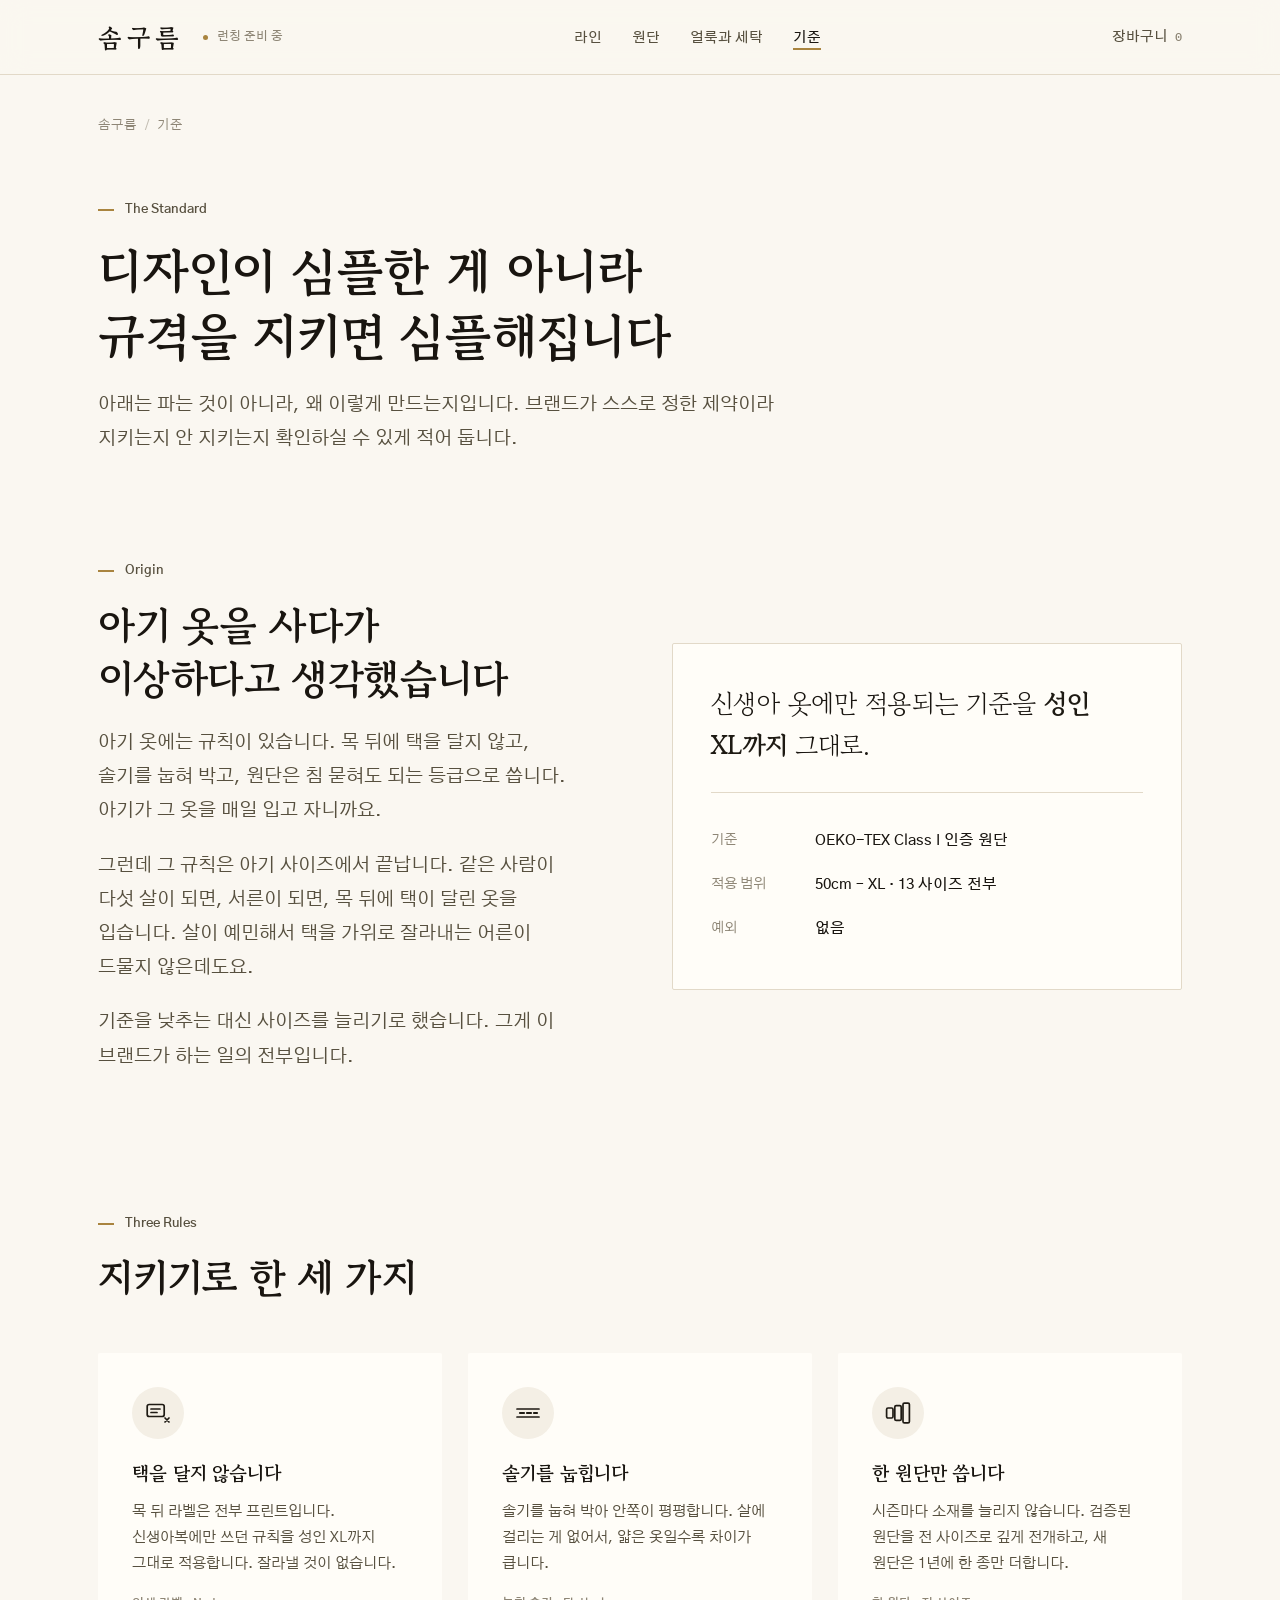
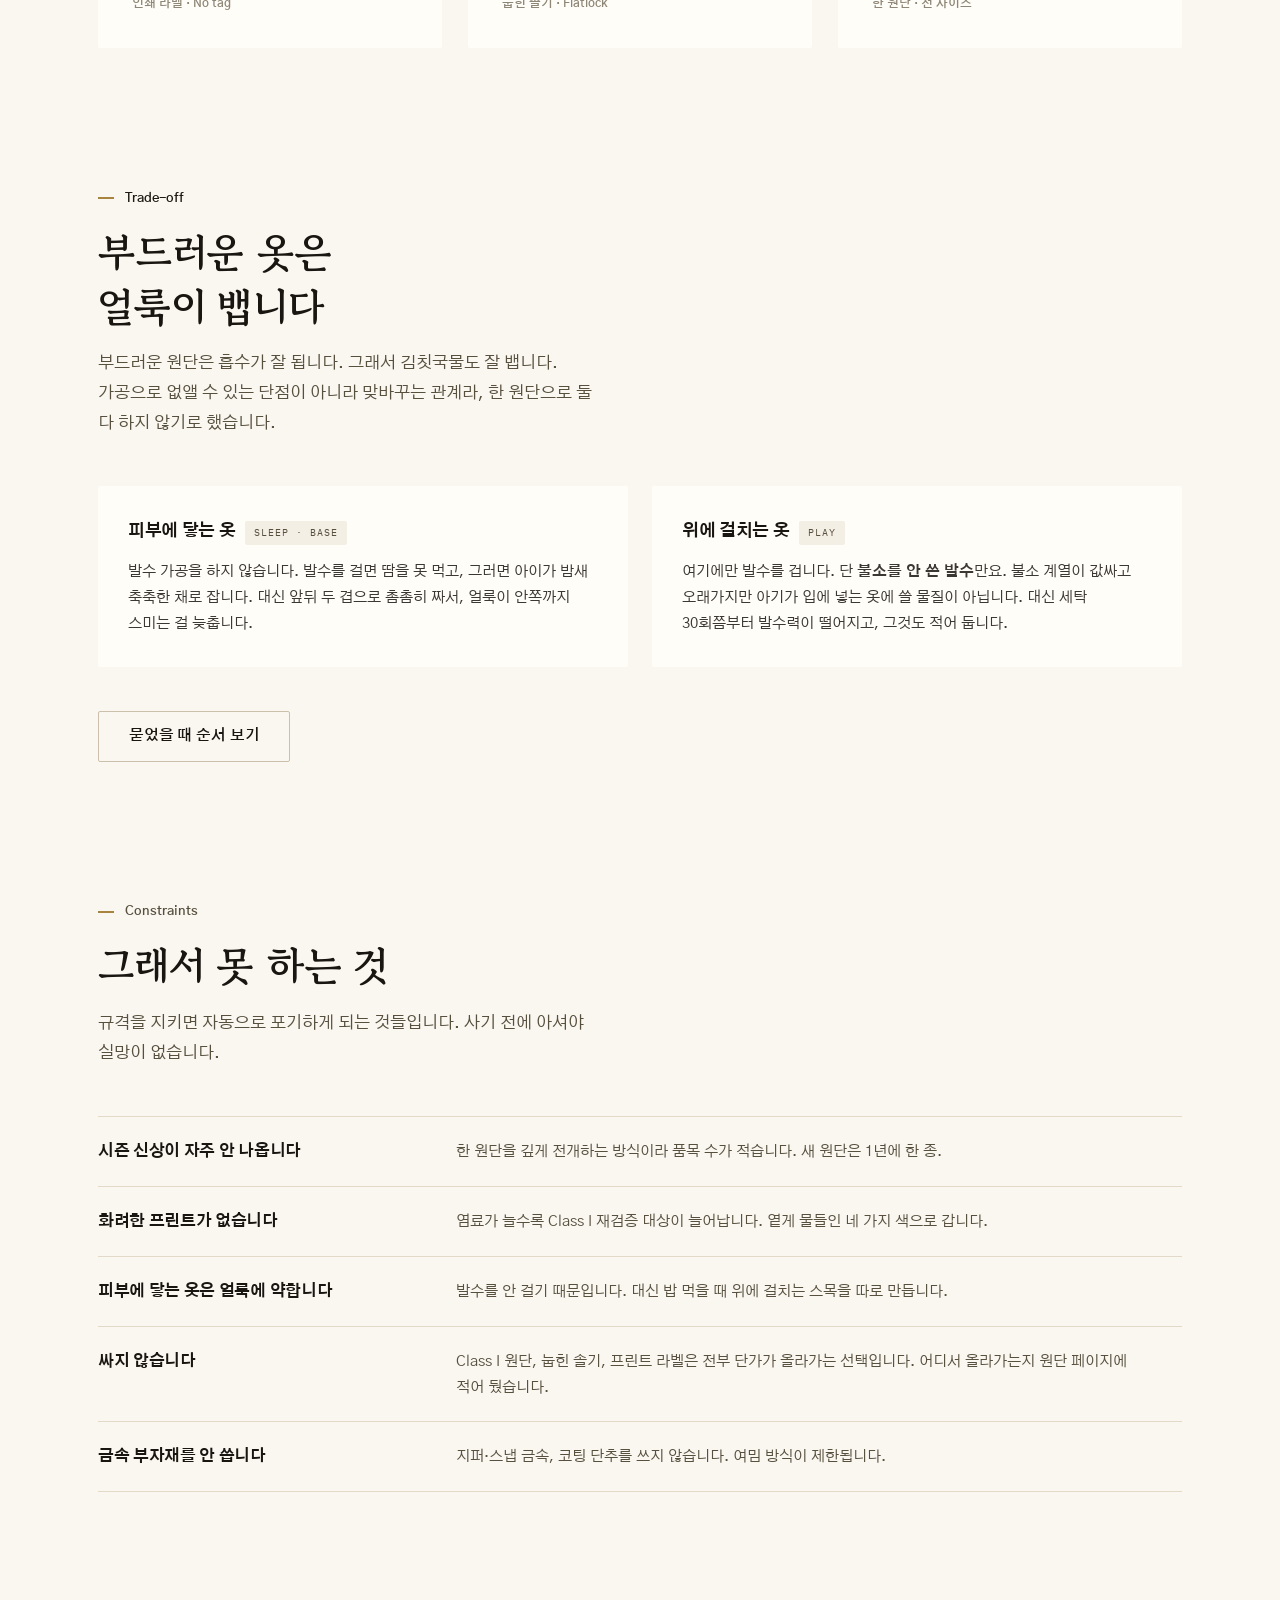
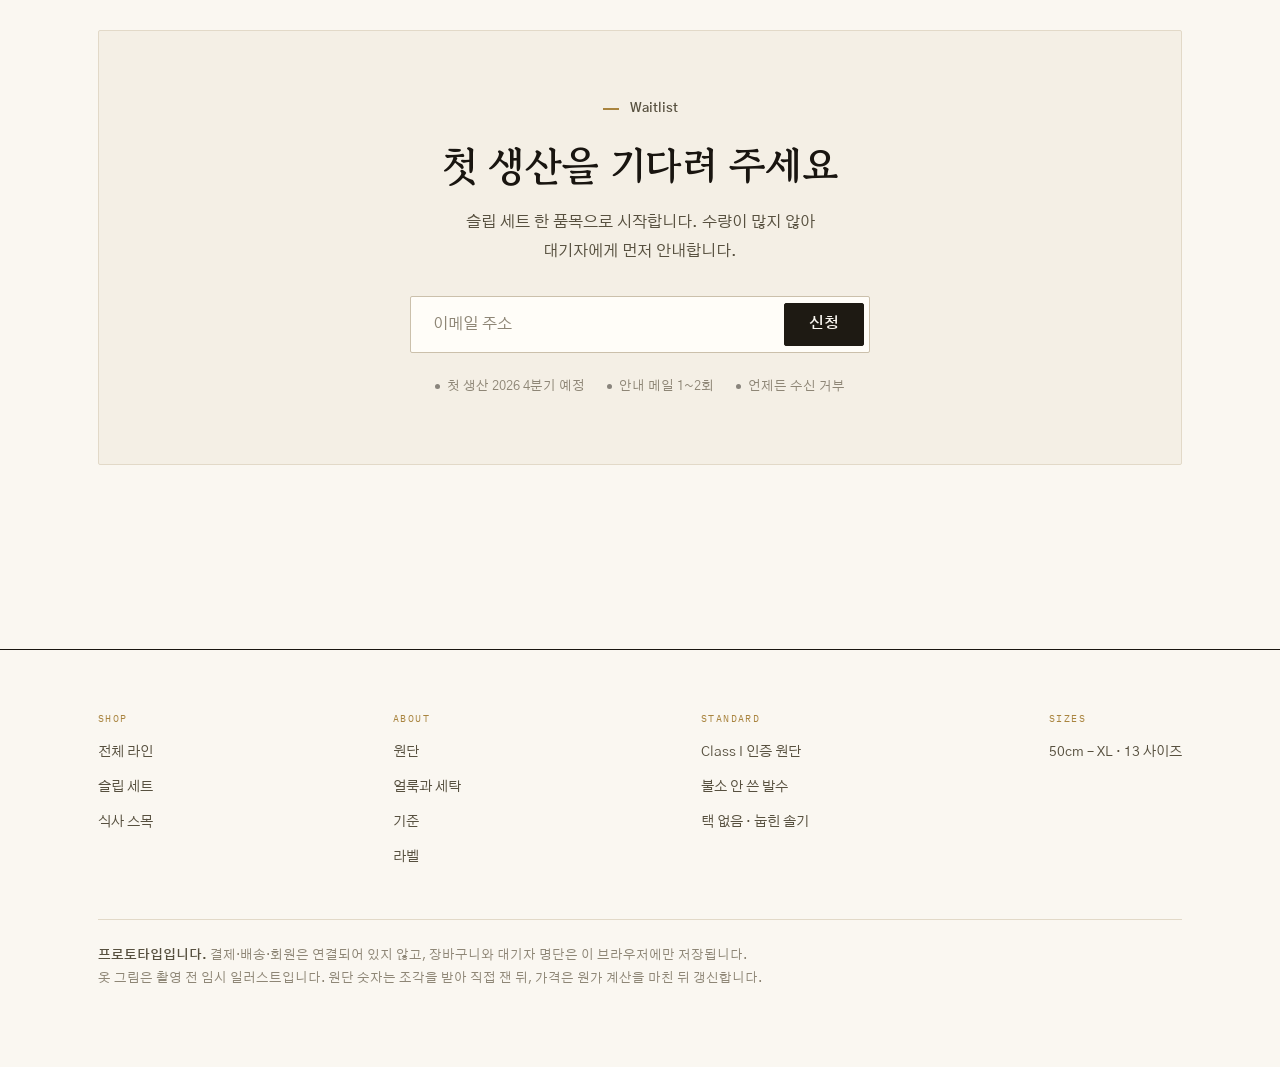
<file: standard.html>
<!doctype html>
<html lang="ko">
<head>
<meta charset="utf-8">
<meta name="viewport" content="width=device-width, initial-scale=1">
<title>기준 — 솜구름</title>
<meta name="description" content="택 없음, 눕힌 솔기, 한 원단. 신생아복 봉제 규격을 성인 XL까지 지킵니다. 그래서 못 하는 것까지 적어 뒀습니다.">
<link rel="preconnect" href="https://fonts.googleapis.com">
<link rel="preconnect" href="https://fonts.gstatic.com" crossorigin>
<link rel="stylesheet" href="https://fonts.googleapis.com/css2?family=Gowun+Batang:wght@400;700&family=Outfit:wght@300;400;500;600;700&family=Gothic+A1:wght@300;400;500;700;800&family=IBM+Plex+Mono:wght@400;500&display=swap">
<link rel="icon" href="favicon.svg?v=20260909b" type="image/svg+xml">
<link rel="stylesheet" href="assets/style.css?v=20260909b">
</head>
<body>

<header class="nav">
  <div class="wrap">
    <a class="mark" href="index.html"><b>솜구름</b></a>
    <span class="pill">런칭 준비 중</span>
    <ul>
      <li><a class="lnk" href="products.html">라인</a></li>
      <li><a class="lnk" href="fabric.html">원단</a></li>
      <li><a class="lnk" href="care.html">얼룩과 세탁</a></li>
      <li><a class="lnk" href="standard.html" aria-current="page">기준</a></li>
    </ul>
    <button class="cartbtn" type="button">장바구니 <span class="cnt">0</span></button>
  </div>
</header>

<main>

  <div class="wrap">
    <p class="crumb"><a href="index.html">솜구름</a><span class="sep">/</span>기준</p>
  </div>

  <div class="wrap">
    <section class="phead">
      <p class="kicker">The Standard</p>
      <h1>디자인이 심플한 게 아니라 <br class="wide">규격을 지키면 심플해집니다</h1>
      <p class="lede">아래는 파는 것이 아니라, 왜 이렇게 만드는지입니다. 브랜드가 스스로 정한 제약이라 지키는지 안 지키는지 확인하실 수 있게 적어 둡니다.</p>
    </section>
  </div>

  <!-- ================================================= 시작 -->
  <section class="panel">
    <div class="wrap">
      <div class="split">
        <div>
          <p class="kicker">Origin</p>
          <h2>아기 옷을 사다가 <br class="wide">이상하다고 생각했습니다</h2>
          <p class="lede">아기 옷에는 규칙이 있습니다. 목 뒤에 택을 달지 않고, 솔기를 눕혀 박고, 원단은 침 묻혀도 되는 등급으로 씁니다. 아기가 그 옷을 매일 입고 자니까요.</p>
          <p class="lede">그런데 그 규칙은 아기 사이즈에서 끝납니다. 같은 사람이 다섯 살이 되면, 서른이 되면, 목 뒤에 택이 달린 옷을 입습니다. 살이 예민해서 택을 가위로 잘라내는 어른이 드물지 않은데도요.</p>
          <p class="lede">기준을 낮추는 대신 사이즈를 늘리기로 했습니다. 그게 이 브랜드가 하는 일의 전부입니다.</p>
        </div>
        <div class="quotebox">
          <p class="qbig">신생아 옷에만 적용되는 기준을 <b>성인 XL까지</b> 그대로.</p>
          <ul class="qlist">
            <li><span class="k">기준</span><span class="v">OEKO-TEX Class I 인증 원단</span></li>
            <li><span class="k">적용 범위</span><span class="v">50cm – XL · 13 사이즈 전부</span></li>
            <li><span class="k">예외</span><span class="v">없음</span></li>
          </ul>
        </div>
      </div>
    </div>
  </section>

  <!-- ================================================= 세 가지 규격 -->
  <section class="panel plain">
    <div class="wrap">
      <div class="sechd">
        <p class="kicker">Three Rules</p>
        <h2>지키기로 한 세 가지</h2>
      </div>

      <div class="rule3">
        <div class="rulecard">
          <div class="ic">
            <svg width="26" height="26" viewBox="0 0 26 26" fill="none" aria-hidden="true">
              <rect x="2.2" y="4.5" width="17" height="12" rx="2" stroke="currentColor" stroke-width="1.7"/>
              <path d="M6 9h9M6 12.5h6" stroke="currentColor" stroke-width="1.7" stroke-linecap="round"/>
              <path d="M20 18l4 4M24 18l-4 4" stroke="currentColor" stroke-width="1.7" stroke-linecap="round"/>
            </svg>
          </div>
          <h3>택을 달지 않습니다</h3>
          <p>목 뒤 라벨은 전부 프린트입니다. 신생아복에만 쓰던 규칙을 성인 XL까지 그대로 적용합니다. 잘라낼 것이 없습니다.</p>
          <span class="mn">인쇄 라벨 · No tag</span>
        </div>
        <div class="rulecard">
          <div class="ic">
            <svg width="26" height="26" viewBox="0 0 26 26" fill="none" aria-hidden="true">
              <path d="M2 9h22M2 17h22" stroke="currentColor" stroke-width="1.7" stroke-linecap="round"/>
              <path d="M5 13h4M12 13h4M19 13h3" stroke="currentColor" stroke-width="2.2" stroke-linecap="round"/>
            </svg>
          </div>
          <h3>솔기를 눕힙니다</h3>
          <p>솔기를 눕혀 박아 안쪽이 평평합니다. 살에 걸리는 게 없어서, 얇은 옷일수록 차이가 큽니다.</p>
          <span class="mn">눕힌 솔기 · Flatlock</span>
        </div>
        <div class="rulecard">
          <div class="ic">
            <svg width="26" height="26" viewBox="0 0 26 26" fill="none" aria-hidden="true">
              <rect x="1.6" y="8" width="6.4" height="10" rx="1.4" stroke="currentColor" stroke-width="1.7"/>
              <rect x="9.8" y="5.6" width="6.4" height="14.8" rx="1.4" stroke="currentColor" stroke-width="1.7"/>
              <rect x="18" y="3.2" width="6.4" height="19.6" rx="1.4" stroke="currentColor" stroke-width="1.7"/>
            </svg>
          </div>
          <h3>한 원단만 씁니다</h3>
          <p>시즌마다 소재를 늘리지 않습니다. 검증된 원단을 전 사이즈로 깊게 전개하고, 새 원단은 1년에 한 종만 더합니다.</p>
          <span class="mn">한 원단 · 전 사이즈</span>
        </div>
      </div>
    </div>
  </section>

  <!-- ================================================= 얼룩 입장 -->
  <section class="panel deep">
    <div class="wrap">
      <div class="sechd">
        <p class="kicker">Trade-off</p>
        <h2>부드러운 옷은 <br class="wide">얼룩이 뱁니다</h2>
        <p>부드러운 원단은 흡수가 잘 됩니다. 그래서 김칫국물도 잘 뱁니다. 가공으로 없앨 수 있는 단점이 아니라 맞바꾸는 관계라, 한 원단으로 둘 다 하지 않기로 했습니다.</p>
      </div>

      <div class="tradeoff">
        <div class="tocard">
          <div class="h"><b>피부에 닿는 옷</b><span class="g">Sleep · Base</span></div>
          <p>발수 가공을 하지 않습니다. 발수를 걸면 땀을 못 먹고, 그러면 아이가 밤새 축축한 채로 잡니다. 대신 앞뒤 두 겹으로 촘촘히 짜서, 얼룩이 안쪽까지 스미는 걸 늦춥니다.</p>
        </div>
        <div class="tocard">
          <div class="h"><b>위에 걸치는 옷</b><span class="g">Play</span></div>
          <p>여기에만 발수를 겁니다. 단 <b>불소를 안 쓴 발수</b>만요. 불소 계열이 값싸고 오래가지만 아기가 입에 넣는 옷에 쓸 물질이 아닙니다. 대신 세탁 30회쯤부터 발수력이 떨어지고, 그것도 적어 둡니다.</p>
        </div>
      </div>

      <p class="deeplink"><a class="btn ghost" href="care.html">묻었을 때 순서 보기</a></p>
    </div>
  </section>

  <!-- ================================================= 안 하는 것 -->
  <section class="panel plain">
    <div class="wrap">
      <div class="sechd">
        <p class="kicker">Constraints</p>
        <h2>그래서 못 하는 것</h2>
        <p>규격을 지키면 자동으로 포기하게 되는 것들입니다. 사기 전에 아셔야 실망이 없습니다.</p>
      </div>

      <ul class="cantlist">
        <li><b>시즌 신상이 자주 안 나옵니다</b><span>한 원단을 깊게 전개하는 방식이라 품목 수가 적습니다. 새 원단은 1년에 한 종.</span></li>
        <li><b>화려한 프린트가 없습니다</b><span>염료가 늘수록 Class I 재검증 대상이 늘어납니다. 옅게 물들인 네 가지 색으로 갑니다.</span></li>
        <li><b>피부에 닿는 옷은 얼룩에 약합니다</b><span>발수를 안 걸기 때문입니다. 대신 밥 먹을 때 위에 걸치는 스목을 따로 만듭니다.</span></li>
        <li><b>싸지 않습니다</b><span>Class I 원단, 눕힌 솔기, 프린트 라벨은 전부 단가가 올라가는 선택입니다. 어디서 올라가는지 원단 페이지에 적어 뒀습니다.</span></li>
        <li><b>금속 부자재를 안 씁니다</b><span>지퍼·스냅 금속, 코팅 단추를 쓰지 않습니다. 여밈 방식이 제한됩니다.</span></li>
      </ul>
    </div>
  </section>

  <!-- ================================================= 대기자 -->
  <section class="panel" id="join">
    <div class="wrap">
      <div class="join">
        <p class="kicker">Waitlist</p>
        <h2>첫 생산을 기다려 주세요</h2>
        <p class="say">슬립 세트 한 품목으로 시작합니다. 수량이 많지 않아 대기자에게 먼저 안내합니다.</p>
        <form class="joinform" id="wl" novalidate>
          <input type="email" id="em" name="email" placeholder="이메일 주소" autocomplete="email" aria-label="이메일 주소" required>
          <button class="btn" type="submit">신청</button>
        </form>
        <p class="msg" id="wlmsg" hidden></p>
        <div class="wlcount" id="wlcount" hidden><b>0</b><span>명이 기다리는 중</span></div>
        <div class="joinmeta">
          <span>첫 생산 2026 4분기 예정</span>
          <span>안내 메일 1~2회</span>
          <span>언제든 수신 거부</span>
        </div>
      </div>
    </div>
  </section>

</main>

<footer>
  <div class="wrap">
    <div class="fgrid">
      <div class="fcol">
        <span class="t">Shop</span>
        <a href="products.html">전체 라인</a>
        <a href="product.html?id=sleep-set">슬립 세트</a>
        <a href="product.html?id=play-smock">식사 스목</a>
      </div>
      <div class="fcol">
        <span class="t">About</span>
        <a href="fabric.html">원단</a>
        <a href="care.html">얼룩과 세탁</a>
        <a href="standard.html">기준</a>
        <a href="label.html">라벨</a>
      </div>
      <div class="fcol">
        <span class="t">Standard</span>
        <span class="v">Class I 인증 원단</span>
        <span class="v">불소 안 쓴 발수</span>
        <span class="v">택 없음 · 눕힌 솔기</span>
      </div>
      <div class="fcol">
        <span class="t">Sizes</span>
        <span class="v">50cm – XL · 13 사이즈</span>
      </div>
    </div>
    <p class="draft">
      <b>프로토타입입니다.</b> 결제·배송·회원은 연결되어 있지 않고, 장바구니와 대기자 명단은 이 브라우저에만 저장됩니다.<br>
      옷 그림은 촬영 전 임시 일러스트입니다. 원단 숫자는 조각을 받아 직접 잰 뒤, 가격은 원가 계산을 마친 뒤 갱신합니다.
    </p>
  </div>
</footer>

<script src="assets/site.js?v=20260909b"></script>
</body>
</html>
</file>
<file: assets/style.css>
/* ==========================================================================
   솜구름 — prototype v3 「종이와 실」
   바탕은 종이 한 장, 구조는 먹선 하나, 색은 옷에만.
   타입: Gowun Batang(제목·워드마크) / Pretendard(본문) / IBM Plex Mono(규격만)
   ========================================================================== */

:root{
  /* ------------------------------------------------------------------
     종이와 실 (2026-09-10 개편)

     이전 버전이 촌스러웠던 이유는 색이나 폰트 하나가 아니라 문법이었습니다.
       · 파스텔 하늘 + 뭉게구름 헤더 → 유아용품 쇼핑몰의 문법.
         5~9만원짜리 옷을 그 위에 올리면 값이 내려갑니다.
       · 둥근 흰 카드 + 그림자의 반복 → 업무용 대시보드의 문법.
       · 정해 둔 명조 워드마크는 안 쓰고 고딕으로 다 쓴 것.

     바꾼 원칙: 바탕은 종이 한 장, 구조는 먹선 하나, 색은 옷에만.
     페이지에서 유일한 유채색은 솔기에 쓰는 실(--thread)입니다.
     ------------------------------------------------------------------ */

  --cream:#FAF7F1;   /* 바탕 — 따뜻한 종이 */
  --sand:#F4EFE5;    /* 한 톤 짙은 면 */
  --card:#FFFDF8;    /* 순백은 종이 위에서 형광처럼 뜹니다 */
  --linen:#EBE3D4;   /* 옷이 놓이는 면. 크림 옷이 살아야 해서 바탕보다 짙게 */

  --ink:#191510;     /* 먹. 순검정은 종이에 뚫린 구멍처럼 보입니다 */
  --ink2:#57503F;
  --ash:#8E8676;
  --line:#E2D9C8;    /* 헤어라인 — 카드 대신 이 선으로 구획합니다 */
  --line2:#CBC0AB;

  --accent:#1E1A13;
  --accent-2:#3C3426;
  --accent-soft:#EFE8DA;
  --on-accent:#FAF7F1;

  --oat:#E9DCC4;
  --powder:#EBD6CF;
  --sage:#D7E0D2;
  --mist:#D9E4EC;
  --clay:#DEC6B7;

  --garment-line:rgba(25,21,16,.32);
  /* 눕힌 솔기에 쓰는 실. 전 컬러 공통 한 가지이고,
     화면에서도 이 색 하나만 유채색으로 씁니다 — 강조는 전부 이 실에서 나옵니다. */
  --thread:#A9843F;

  /* 걷어낸 하늘. 이름은 다른 페이지가 아직 참조하므로 종이 쪽으로 돌려 둡니다. */
  --sky-top:#F4EFE5;
  --sky-bot:#FAF7F1;
  --cloud:#FAF7F1;

  /* 그림자를 쓰지 않습니다. 떠 보이게 하는 대신 선으로 구획합니다.
     서랍처럼 정말로 위에 떠야 하는 것만 --shadow-l 을 씁니다. */
  --shadow-s:none;
  --shadow-m:none;
  --shadow-l:0 30px 80px rgba(25,21,16,.22);

  --mono:"IBM Plex Mono",ui-monospace,SFMono-Regular,Menlo,monospace;
  --serif:"Gowun Batang",Batang,serif;
  --sans:"Pretendard Variable",Pretendard,"Gothic A1",system-ui,-apple-system,"Malgun Gothic",sans-serif;
  --disp:var(--serif);

  --r:2px;
  --r-lg:2px;
  --nav-h:74px;
  --pad:clamp(20px,5vw,48px);
}

@media (prefers-color-scheme:dark){
  :root:not([data-theme="light"]){
    --cream:#14120E; --sand:#1B1813; --card:#1E1A15; --linen:#272117;
    --ink:#F2EDE3; --ink2:#B2A997; --ash:#867D6D;
    --line:#2C2720; --line2:#433B2F;
    --accent:#EDE5D5; --accent-2:#FFFFFF; --accent-soft:#2A251C; --on-accent:#14120E;
    --oat:#463D2E; --powder:#48372F; --sage:#38412F; --mist:#333D45; --clay:#453529;
    --garment-line:rgba(242,237,227,.32);
    --thread:#C9A45C;
    --sky-top:#1B1813; --sky-bot:#14120E; --cloud:#14120E;
    --shadow-l:0 30px 80px rgba(0,0,0,.62);
  }
}
:root[data-theme="dark"]{
  --cream:#14120E; --sand:#1B1813; --card:#1E1A15; --linen:#272117;
  --ink:#F2EDE3; --ink2:#B2A997; --ash:#867D6D;
  --line:#2C2720; --line2:#433B2F;
  --accent:#EDE5D5; --accent-2:#FFFFFF; --accent-soft:#2A251C; --on-accent:#14120E;
  --oat:#463D2E; --powder:#48372F; --sage:#38412F; --mist:#333D45; --clay:#453529;
  --garment-line:rgba(242,237,227,.32);
  --thread:#C9A45C;
  --sky-top:#1B1813; --sky-bot:#14120E; --cloud:#14120E;
  --shadow-l:0 30px 80px rgba(0,0,0,.62);
}

*{box-sizing:border-box}
html{scroll-behavior:smooth}
@media (prefers-reduced-motion:reduce){html{scroll-behavior:auto}}

body{
  margin:0;background:var(--cream);color:var(--ink);
  font-family:var(--sans);font-size:16px;line-height:1.8;font-weight:400;
  -webkit-font-smoothing:antialiased;

  /* 한글은 어절 단위로만 끊습니다.
     기본값(normal)은 한글을 글자 단위로 끊어서 조사만 다음 줄로 떨어집니다.
     break-word 는 끊을 수 없는 긴 영문·URL 이 넘칠 때만 동작하는 보험. */
  word-break:keep-all;
  overflow-wrap:break-word;
}

/* 좁은 화면에서는 하드코딩한 줄바꿈을 걷어냅니다.
   데스크톱에서 잡아둔 개행 위치가 모바일에서는 거의 항상 틀립니다. */
@media(max-width:640px){ br.wide{display:none} }
/* 갈라지면 안 되는 낱말 묶음. 좁은 화면에서는 br.wide 가 사라지므로,
   "배냇 50cm" 처럼 붙어 있어야 뜻이 사는 자리는 이걸로 따로 묶습니다. */
.nb{white-space:nowrap}
img{max-width:100%;display:block}
[hidden]{display:none !important}
a{color:inherit}
:focus-visible{outline:2.5px solid var(--accent);outline-offset:3px;border-radius:2px}

.wrap{max-width:1180px;margin:0 auto;padding:0 var(--pad)}
.narrow{max-width:880px;margin:0 auto;padding:0 var(--pad)}

/* ============================================================ typography = */

/* 제목은 워드마크와 같은 명조 하나로 갑니다.
   본문은 Gothic A1 대신 Pretendard — 같은 고딕이라도 한글 자간·획 굵기가
   최근 것이라, 폰트만 바꿔도 화면이 몇 년 젊어집니다. */
h1,h2,h3{
  margin:0;font-family:var(--serif);font-weight:700;
  letter-spacing:-.005em;text-wrap:balance;
}
h1{font-size:clamp(34px,5.2vw,62px);line-height:1.3}
h2{font-size:clamp(26px,3.5vw,40px);line-height:1.34}
h3{font-size:clamp(19px,2.1vw,22px);line-height:1.5}

/* 섹션 표찰. 한글에 넓은 자간을 주면 조사가 흩어져 보이므로
   자간은 0으로 두고, 앞에 붙는 번호와 실선만 규격 느낌을 냅니다. */
.kicker{
  display:flex;align-items:center;gap:11px;
  font-family:var(--sans);font-weight:600;font-size:13px;
  letter-spacing:0;color:var(--ink2);
  margin:0 0 16px;
}
.kicker .no{
  font-family:var(--mono);font-size:11px;font-weight:500;
  letter-spacing:.06em;color:var(--thread);
  display:inline-flex;align-items:center;gap:11px;
}
.kicker .no::after{content:"";width:18px;height:1px;background:var(--line2)}
/* 번호가 없는 표찰에는 실 한 땀만 */
.kicker:not(:has(.no))::before{content:"";flex:none;width:16px;height:2px;background:var(--thread)}

.lede{
  font-size:clamp(16px,1.65vw,18.5px);line-height:1.85;color:var(--ink2);
  margin:20px 0 0;max-width:26em;font-weight:400;text-wrap:pretty;
}
.small{font-size:14.5px;color:var(--ink2);line-height:1.75}
.mono{
  font-family:var(--mono);font-size:11px;letter-spacing:.1em;
  text-transform:uppercase;color:var(--ash);
}

/* ================================================================== nav == */

/* 하늘 그라데이션과 뭉게구름을 걷어냅니다. 머리띠는 종이 위 실선 하나.
   로고도 결정해 둔 대로 심볼 없이 명조 워드마크만 남깁니다. */
.nav{
  position:sticky;top:0;z-index:40;
  background:color-mix(in srgb,var(--cream) 88%,transparent);
  -webkit-backdrop-filter:saturate(180%) blur(14px);
  backdrop-filter:saturate(180%) blur(14px);
  border-bottom:1px solid var(--line);
}
.navsky{display:none}
.nav .wrap{position:relative;z-index:1}
.nav .wrap{display:flex;align-items:center;gap:24px;height:var(--nav-h)}

.mark{display:flex;align-items:baseline;gap:11px;text-decoration:none;color:var(--ink)}
.mark .cloud{display:none}
.mark b{
  font-family:var(--serif);
  font-size:25px;font-weight:700;line-height:1;white-space:nowrap;
  /* 자간을 벌리면 마지막 글자 뒤에도 공백이 붙어 오른쪽이 뜬다 — 같은 값만큼 당겨준다 */
  letter-spacing:.18em;margin-right:-.18em;
}
.mark i{
  font-family:var(--mono);font-style:normal;font-weight:400;
  font-size:10px;letter-spacing:.22em;color:var(--ash);text-transform:uppercase;
}
/* 알약 배지 대신 실 한 점 + 평범한 글씨 */
.pill{
  position:relative;padding:0 0 0 14px;border-radius:0;background:none;
  font-family:var(--sans);font-size:11.5px;font-weight:500;letter-spacing:0;
  text-transform:none;color:var(--ash);white-space:nowrap;
}
.pill::before{
  content:"";position:absolute;left:0;top:50%;margin-top:-2.5px;
  width:5px;height:5px;border-radius:100px;background:var(--thread);
}

.nav ul{display:flex;gap:30px;list-style:none;margin:0 auto;padding:0}
.nav .lnk{
  position:relative;
  font-size:14px;font-weight:500;color:var(--ink2);text-decoration:none;
  padding:5px 0;border-bottom:0;
}
.nav .lnk::after{
  content:"";position:absolute;left:0;right:0;bottom:0;height:1px;
  background:var(--ink);transform:scaleX(0);transform-origin:left;
  transition:transform .2s ease;
}
.nav .lnk:hover{color:var(--ink)}
.nav .lnk:hover::after{transform:scaleX(1)}
.nav .lnk[aria-current="page"]{color:var(--ink)}
.nav .lnk[aria-current="page"]::after{transform:scaleX(1);background:var(--thread);height:1.5px}
@media (prefers-reduced-motion:reduce){.nav .lnk::after{transition:none}}

/* 장바구니도 버튼이 아니라 글씨. 아직 팔지 않는 가게에서 제일 무거운
   요소가 장바구니일 이유가 없습니다. */
.cartbtn{
  display:inline-flex;align-items:baseline;gap:7px;
  font-family:var(--sans);font-size:13.5px;font-weight:500;
  background:none;color:var(--ink2);border:0;border-radius:0;
  padding:0;cursor:pointer;
  transition:color .15s ease;
}
.cartbtn:hover{color:var(--ink);background:none;border-color:transparent}
.cartbtn .cnt{
  font-family:var(--mono);font-variant-numeric:tabular-nums;font-size:11.5px;
  background:none;color:var(--ash);
  min-width:0;height:auto;border-radius:0;display:inline;padding:0;
}

/* 폰에서는 메뉴를 숨기지 않고 헤더 아래 한 줄로 내립니다.
   항목이 넷뿐이라 햄버거를 열게 하는 것보다 바로 보이는 편이 낫습니다. */
@media(max-width:860px){
  .nav .wrap{
    flex-wrap:wrap;height:auto;
    padding-top:13px;gap:0 12px;
  }
  .nav .pill{display:none}
  .cartbtn{margin-left:auto;font-size:13px}
  .mark b{font-size:22px}

  .nav ul{
    order:3;flex-basis:100%;margin:11px 0 0;gap:22px;
    overflow-x:auto;-webkit-overflow-scrolling:touch;
    scrollbar-width:none;
  }
  .nav ul::-webkit-scrollbar{display:none}
  .nav .lnk{
    font-size:14px;white-space:nowrap;padding:0 0 11px;
  }
}

/* ================================================================ hero === */

.hero{
  display:grid;grid-template-columns:1.06fr .94fr;gap:clamp(24px,4.4vw,64px);
  align-items:center;padding:clamp(40px,6vw,76px) 0 clamp(30px,4vw,54px);
}
@media(max-width:880px){.hero{grid-template-columns:1fr;gap:32px;text-align:left}}

.hero .cta{display:flex;gap:12px;flex-wrap:wrap;margin-top:34px}

.heroart{
  position:relative;border-radius:var(--r-lg);overflow:hidden;
  background:var(--tint,var(--linen));aspect-ratio:4/5;
  display:grid;place-items:center;box-shadow:var(--shadow-m);
}
.heroart .figure{width:82%;max-width:380px}
.heroart .stamp{
  position:absolute;left:14px;bottom:14px;z-index:2;
  font-family:var(--sans);font-size:11px;font-weight:500;letter-spacing:0;
  color:var(--ink2);background:color-mix(in srgb,var(--cream) 86%,transparent);
  backdrop-filter:blur(6px);-webkit-backdrop-filter:blur(6px);
  padding:6px 11px;border-radius:2px;
}

/* =============================================================== buttons = */

/* 알약 → 각. 둥근 알약은 앱 UI의 문법이고, 옷 파는 화면에서는
   글자와 선이 각져 있을 때 훨씬 단정해 보입니다. */
.btn{
  display:inline-flex;align-items:center;justify-content:center;gap:9px;
  font-family:var(--sans);font-size:14.5px;font-weight:600;line-height:1;
  letter-spacing:-.01em;
  background:var(--accent);color:var(--on-accent);border:1px solid var(--accent);
  padding:17px 30px;border-radius:2px;cursor:pointer;text-decoration:none;
  transition:background .18s ease,border-color .18s ease,color .18s ease;
}
.btn:hover{background:var(--accent-2);border-color:var(--accent-2);color:var(--on-accent)}
.btn.ghost{background:transparent;color:var(--ink);border-color:var(--line2)}
.btn.ghost:hover{background:transparent;border-color:var(--ink);color:var(--ink)}
.btn.block{width:100%}
.btn.lg{padding:19px 36px;font-size:15.5px}
.btn:disabled{opacity:.4;cursor:not-allowed}
.btn:disabled:hover{background:var(--accent);border-color:var(--accent);color:var(--on-accent)}

/* ================================================================ trust == */

.trust{
  border-top:1px solid var(--line);border-bottom:1px solid var(--line);
  display:grid;grid-template-columns:repeat(4,1fr);
}
@media(max-width:760px){.trust{grid-template-columns:repeat(2,1fr)}}
.trust div{padding:24px 18px;text-align:center}
@media(max-width:760px){
  .trust div{padding:18px 12px}
}
.trust b{display:block;font-size:14.5px;font-weight:700;letter-spacing:-.02em}
.trust span{display:block;margin-top:3px;font-size:12.5px;color:var(--ash)}

/* =============================================================== panels == */

/* 섹션마다 배경색 띠를 번갈아 깔면 페이지가 색으로 구분됩니다.
   흰 바탕 하나에 카드 반복으로 구분하는 쪽이 훨씬 정돈돼 보입니다. */
.panel{padding:clamp(44px,5.4vw,76px) 0;background:transparent}
.panel.plain{background:transparent}
.panel.deep{background:transparent;color:var(--ink)}
.panel.deep h2,.panel.deep h3{color:var(--ink)}
.panel.deep .lede,.panel.deep .small{color:var(--ink2)}
.panel.deep .kicker{color:var(--accent)}

.sechd{margin-bottom:clamp(30px,4vw,48px);max-width:40em}
.sechd h2+p{margin:16px 0 0;color:var(--ink2);font-size:16.5px;line-height:1.8;max-width:30em;text-wrap:pretty}
.panel.deep .sechd h2+p{color:var(--ink2)}

.split{display:grid;grid-template-columns:1fr 1fr;gap:clamp(28px,5vw,64px);align-items:center}
@media(max-width:880px){.split{grid-template-columns:1fr;gap:32px}}
.split.rev>*:first-child{order:2}
@media(max-width:880px){.split.rev>*:first-child{order:0}}

/* ============================================================ size run === */

.sizerun{margin-top:34px}
.sizerow{display:flex;flex-wrap:wrap;gap:9px}
.sizechip{
  font-family:var(--mono);font-size:12.5px;font-variant-numeric:tabular-nums;
  background:var(--card);border:1px solid var(--line2);color:var(--ink);
  padding:10px 15px;border-radius:2px;
}
.panel.deep .sizechip{background:var(--card);border-color:var(--line2);color:var(--ink)}
.sizelegend{
  display:flex;gap:20px;flex-wrap:wrap;margin-top:18px;
  font-family:var(--mono);font-size:10.5px;letter-spacing:.1em;text-transform:uppercase;color:var(--ash);
}
.panel.deep .sizelegend{color:var(--ink2)}

/* ============================================================== gallery == */

.artpanel{
  border-radius:var(--r-lg);overflow:hidden;position:relative;
  background:var(--tint,var(--linen));aspect-ratio:4/3;display:grid;place-items:center;
  box-shadow:var(--shadow-m);
}
.artpanel .figure{width:76%;max-width:330px}
.artrow{display:grid;grid-template-columns:repeat(3,1fr);gap:14px;margin-top:14px}
.artrow .artpanel{aspect-ratio:1/1;box-shadow:var(--shadow-s)}
.artrow .artpanel .figure{width:78%}

/* photo slot: 실사진이 있으면 그림 대신 사진을 씁니다 */
.photo{position:absolute;inset:0;width:100%;height:100%;object-fit:contain}
/* 사진이 실제로 뜬 자리에서는 밑에 깔린 도식 일러스트를 치웁니다 —
   contain 이라 사방에 여백이 생기고, 거기로 그림이 비쳐 보입니다. */
.has-photo .figure{display:none}
/* contain 이라 사방에 여백이 남습니다. 그 자리를 사진 자체의 배경색으로
   채워야 이음선이 안 보입니다 (--linen 은 사진 바탕보다 밝습니다).
   네 귀퉁이를 떠서 잰 값입니다. 테마와 무관하게 고정입니다. */
.has-photo{background:#DCD3C9}

/* ============================================================== product == */

.grid3{display:grid;grid-template-columns:repeat(3,1fr);gap:clamp(16px,2.4vw,26px)}
@media(max-width:880px){.grid3{grid-template-columns:1fr 1fr;gap:16px}}
@media(max-width:560px){.grid3{grid-template-columns:1fr}}

.grid4{display:grid;grid-template-columns:repeat(4,1fr);gap:clamp(14px,1.9vw,20px)}
@media(max-width:1000px){.grid4{grid-template-columns:repeat(2,1fr);gap:16px}}
@media(max-width:520px){.grid4{grid-template-columns:1fr}}

/* 패널 틴트 — 카드 그림 뒤 배경 */
/* 제품 카드 배경을 라인마다 다른 색으로 칠했더니 아동복 카탈로그처럼 보였습니다.
   상용 쇼핑몰은 흰 바탕에 사진이 색을 다 합니다. 우리는 사진이 없어서
   색으로 빈 자리를 채우고 있었던 것 — 색이 아니라 여백이 맞습니다.
   옷 색은 옷 그림 자체(data-color)와 스와치 점이 이미 말해 줍니다.
   그래서 배경은 전부 원단색 하나로 통일합니다. */
.t-oat,.t-powder,.t-sage,.t-mist,.t-clay,.t-sand{--tint:var(--linen);background:var(--tint)}

/* 얼룩 섹션 — 상충 관계를 보여주는 두 칸 */
.tradeoff{display:grid;grid-template-columns:1fr 1fr;gap:clamp(16px,2.4vw,24px);margin-top:34px}
@media(max-width:760px){.tradeoff{grid-template-columns:1fr}}
.tocard{
  border-radius:var(--r-lg);padding:clamp(22px,3vw,30px);
  background:var(--card);box-shadow:var(--shadow-s);
}
.tocard .h{
  display:flex;align-items:baseline;gap:10px;flex-wrap:wrap;margin-bottom:12px;
}
.tocard .h b{font-size:17px;font-weight:700;letter-spacing:-.02em}
.tocard .h .g{
  font-family:var(--mono);font-size:10px;letter-spacing:.1em;text-transform:uppercase;
  padding:3px 9px;border-radius:2px;background:var(--sand);color:var(--ink2);
}
.tocard p{margin:0;font-size:14.5px;line-height:1.8;opacity:.85}

/* 응급처치 순서 — 진짜 순서라서 번호를 씁니다 */
.steps{margin:34px 0 0;padding:0;counter-reset:s;list-style:none;display:grid;gap:0}
.steps li{
  counter-increment:s;position:relative;padding:16px 0 16px 46px;
  border-bottom:1px solid var(--line2);
  font-size:15px;line-height:1.75;
}
.steps li:last-child{border-bottom:0}
.steps li::before{
  content:counter(s);position:absolute;left:0;top:16px;
  width:26px;height:26px;border-radius:100px;display:grid;place-items:center;
  font-family:var(--mono);font-size:11px;
  background:var(--card);color:var(--accent);
}
.steps li b{font-weight:700}
.steps li span{display:block;opacity:.78;font-size:13.5px;margin-top:2px}

.pcard{
  display:flex;flex-direction:column;text-decoration:none;color:inherit;
  border-radius:var(--r-lg);overflow:hidden;background:var(--card);
  /* 바탕이 흰색이라 그림자만으론 카드 경계가 안 섭니다 */
  border:1px solid var(--line);box-shadow:var(--shadow-s);
  transition:box-shadow .18s ease,transform .18s ease;
}
a.pcard:hover{border-color:var(--line2);box-shadow:var(--shadow-m);transform:translateY(-3px)}
@media (prefers-reduced-motion:reduce){a.pcard:hover{transform:none}}

.pcard .art{
  position:relative;aspect-ratio:4/5;display:grid;place-items:center;
  background:var(--tint,var(--linen));
}
.pcard .art .figure{width:80%;max-width:240px}
.pcard .badge{
  position:absolute;top:14px;left:14px;
  font-family:var(--sans);font-size:11.5px;font-weight:700;letter-spacing:.02em;
  background:var(--ink);color:var(--cream);padding:6px 11px;border-radius:2px;
}
.pcard .badge.soft{background:var(--card);color:var(--ink)}

.pcard .info{padding:20px 20px 22px;display:flex;flex-direction:column;gap:5px;flex:1}
.pcard .cat{
  font-family:var(--sans);font-weight:700;font-size:12px;letter-spacing:0;
  color:var(--accent);
}
.pcard h3{font-size:18px}
.pcard .desc{font-size:13.5px;color:var(--ink2);line-height:1.65;margin:0}
.pcard .prow{
  margin-top:auto;padding-top:14px;display:flex;align-items:baseline;
  justify-content:space-between;gap:10px;
}
.pcard .price{font-size:15px;font-weight:700;font-variant-numeric:tabular-nums;letter-spacing:-.02em}
.pcard .sizes{font-family:var(--mono);font-size:10.5px;letter-spacing:.07em;color:var(--ash);text-transform:uppercase}

/* =============================================================== swatch == */

.swatches{display:flex;gap:8px;align-items:center;flex-wrap:wrap}
.swatch{
  width:26px;height:26px;border-radius:100px;cursor:pointer;padding:0;
  border:1.5px solid var(--line2);
  transition:transform .13s ease,border-color .13s ease;
}
.swatch:hover{transform:scale(1.1)}
.swatch[aria-pressed="true"]{border-color:var(--ink);box-shadow:0 0 0 2px var(--cream) inset}
@media (prefers-reduced-motion:reduce){.swatch:hover{transform:none}}
.swatch.sm{width:20px;height:20px;border-width:1.5px}

/* ============================================================== detail === */

.pdp{
  display:grid;grid-template-columns:1.04fr .96fr;gap:clamp(26px,4.4vw,60px);
  padding:clamp(24px,4vw,44px) 0 0;align-items:start;
}
@media(max-width:940px){.pdp{grid-template-columns:1fr;gap:30px}}
@media(min-width:941px){.pinfo{position:sticky;top:calc(var(--nav-h) + 26px)}}

.crumb{
  padding-top:26px;font-size:13px;color:var(--ash);
}
.crumb a{color:var(--ash);text-decoration:none}
.crumb a:hover{color:var(--accent)}
.crumb span.sep{margin:0 8px;opacity:.5}

.pinfo .cat{
  font-family:var(--sans);font-weight:700;font-size:13px;letter-spacing:0;
  color:var(--accent);
}
.pinfo h1{margin:10px 0 0;font-size:clamp(28px,3.8vw,42px)}
.pinfo .price{
  margin:14px 0 0;font-size:24px;font-weight:700;
  font-variant-numeric:tabular-nums;letter-spacing:-.03em;
}
.pinfo .fabline{
  margin:8px 0 0;font-family:var(--mono);font-size:11.5px;
  letter-spacing:.06em;color:var(--ash);
}
.pinfo .plead{
  margin:20px 0 0;font-size:17px;font-weight:700;letter-spacing:-.025em;
  line-height:1.55;max-width:18em;
}
.pinfo .desc{margin:12px 0 0;font-size:15.5px;color:var(--ink2);line-height:1.85;max-width:26em;text-wrap:pretty}

.fieldhd{
  margin:30px 0 12px;display:flex;justify-content:space-between;align-items:baseline;gap:12px;
  font-size:13.5px;font-weight:700;
}
.fieldhd .picked{font-weight:500;color:var(--ash)}
.fieldhd .picked.on{color:var(--accent)}

.sizegrid{display:grid;grid-template-columns:repeat(auto-fill,minmax(62px,1fr));gap:8px}
.sizebtn{
  font-family:var(--mono);font-size:12.5px;font-variant-numeric:tabular-nums;
  background:var(--card);border:1.5px solid var(--line2);color:var(--ink);
  padding:12px 6px;cursor:pointer;border-radius:var(--r);text-align:center;
}
.sizebtn:hover{border-color:var(--accent)}
.sizebtn[aria-pressed="true"]{background:var(--ink);color:var(--cream);border-color:var(--ink)}
.sizebtn:disabled{color:var(--ash);opacity:.45;border-style:dashed;cursor:not-allowed;background:transparent}
.sizebtn:disabled:hover{border-color:var(--line2)}

.qtyrow{display:flex;align-items:center;gap:14px;margin-top:26px;flex-wrap:wrap}
.qty{display:inline-flex;border:1.5px solid var(--line2);border-radius:2px;overflow:hidden}
.qty button{
  width:44px;height:48px;background:var(--card);border:0;color:var(--ink);
  font-size:18px;cursor:pointer;line-height:1;
}
.qty button:hover{background:var(--sand);color:var(--accent)}
.qty output{
  width:52px;height:48px;display:grid;place-items:center;background:var(--card);
  font-size:15px;font-weight:600;font-variant-numeric:tabular-nums;
}

.addrow{margin-top:22px;display:flex;gap:10px;flex-wrap:wrap}
.addrow .btn{flex:1 1 210px}

.hint{margin:14px 0 0;font-size:12.5px;color:var(--ash);line-height:1.8}

.acc{margin-top:34px;border-top:1px solid var(--line)}
.acc details{border-bottom:1px solid var(--line)}
.acc summary{
  cursor:pointer;list-style:none;padding:18px 0;
  display:flex;justify-content:space-between;align-items:center;gap:12px;
  font-size:14.5px;font-weight:700;
}
.acc summary::-webkit-details-marker{display:none}
.acc summary::after{content:"+";color:var(--accent);font-size:19px;font-weight:400}
.acc details[open] summary::after{content:"–"}
.acc .in{padding:0 0 22px}
.acc .in p{margin:0 0 11px;font-size:14.5px;color:var(--ink2);line-height:1.8}
.acc .in p:last-child{margin-bottom:0}
.acc .kv{display:grid;grid-template-columns:84px 1fr;gap:9px 18px;margin:0}
.acc .kv dt{font-family:var(--sans);font-size:12.5px;font-weight:500;letter-spacing:0;color:var(--ash)}
.acc .kv dd{margin:0;font-size:14px;font-variant-numeric:tabular-nums}

/* sticky buy bar (mobile) */
.buybar{
  position:fixed;left:0;right:0;bottom:0;z-index:35;display:none;
  gap:12px;align-items:center;padding:12px var(--pad) calc(12px + env(safe-area-inset-bottom));
  background:color-mix(in srgb,var(--cream) 94%,transparent);
  backdrop-filter:blur(14px);-webkit-backdrop-filter:blur(14px);
  border-top:1px solid var(--line);
}
.buybar .bp{font-size:16px;font-weight:700;font-variant-numeric:tabular-nums;white-space:nowrap}
.buybar .btn{flex:1;padding:14px 20px}
@media(max-width:940px){.buybar{display:flex}body{padding-bottom:86px}}

/* ============================================================== bignum === */

.bignum{display:flex;align-items:baseline;gap:14px;flex-wrap:wrap}
.bignum b{
  font-family:var(--disp);font-size:clamp(64px,12vw,132px);font-weight:700;
  line-height:.9;letter-spacing:-.055em;
}
.bignum .u{font-family:var(--disp);font-size:20px;font-weight:600;letter-spacing:-.01em;color:var(--ash)}

.speclist{margin:34px 0 0;padding:0;list-style:none;display:grid;gap:0}
.speclist li{
  display:grid;grid-template-columns:92px 1fr;gap:18px;align-items:baseline;
  padding:15px 0;border-bottom:1px solid color-mix(in srgb,var(--on-accent) 18%,transparent);
}
.panel:not(.deep) .speclist li{border-bottom-color:var(--line)}
.speclist li:last-child{border-bottom:0}
.speclist dt,.speclist .k{
  font-family:var(--sans);font-size:12.5px;font-weight:500;letter-spacing:0;
  color:var(--ash);
}
.panel:not(.deep) .speclist .k{color:var(--ash)}
.speclist .v{font-size:15px;font-variant-numeric:tabular-nums}

/* ================================================================ rules == */

.rule3{display:grid;grid-template-columns:repeat(3,1fr);gap:clamp(16px,2.4vw,26px)}
@media(max-width:860px){.rule3{grid-template-columns:1fr}}
.rulecard{
  background:var(--card);border-radius:var(--r-lg);padding:clamp(24px,3vw,34px);
  box-shadow:var(--shadow-s);
}
.rulecard .ic{
  width:52px;height:52px;border-radius:100px;display:grid;place-items:center;
  background:var(--sand);margin-bottom:20px;color:var(--accent);
}
.rulecard h3{font-size:19px}
.rulecard p{margin:11px 0 0;font-size:14.5px;color:var(--ink2);line-height:1.8}
.rulecard .mn{
  display:block;margin-top:16px;font-family:var(--sans);font-size:12px;
  font-weight:600;letter-spacing:0;text-transform:none;color:var(--ash);
}

/* ================================================================ table == */

.tablewrap{
  overflow-x:auto;border:1px solid var(--line);border-radius:var(--r-lg);
  /* 가로 스크롤이 가능하다는 걸 가장자리 그림자로 알립니다.
     local 마스크가 끝에 닿으면 그림자를 덮어 사라집니다. */
  background:
    linear-gradient(to right, var(--card) 40%, rgba(255,255,255,0)) 0 0 / 32px 100% no-repeat local,
    linear-gradient(to left,  var(--card) 40%, rgba(255,255,255,0)) 100% 0 / 32px 100% no-repeat local,
    linear-gradient(to right, rgba(35,32,28,.13), rgba(255,255,255,0)) 0 0 / 16px 100% no-repeat scroll,
    linear-gradient(to left,  rgba(35,32,28,.13), rgba(255,255,255,0)) 100% 0 / 16px 100% no-repeat scroll,
    var(--card);
}
table{border-collapse:collapse;width:100%;min-width:560px}
th,td{text-align:left;padding:15px 20px;border-bottom:1px solid var(--line);font-size:14.5px}
th{
  font-family:var(--sans);font-size:12.5px;letter-spacing:0;text-transform:none;
  color:var(--ash);font-weight:600;background:var(--sand);
}
th.num,td.num{font-variant-numeric:tabular-nums;text-align:right;white-space:nowrap;font-weight:600}
tbody tr:last-child td{border-bottom:0}
caption{caption-side:bottom;text-align:left;padding:14px 20px;font-size:12.5px;color:var(--ash)}

/* 문장이 든 표는 폰에서 카드로 쌓습니다.
   가로 스크롤로 문장을 읽게 하는 건 폰에서 가장 답답한 경험입니다.
   숫자만 든 표(가격·중량)는 격자가 더 잘 읽히므로 그대로 둡니다. */
@media(max-width:640px){
  .tablewrap.stack{overflow-x:visible;background:var(--card)}
  table.stack{min-width:0;width:100%}
  table.stack thead{display:none}
  table.stack tbody,table.stack tr,table.stack td{display:block}
  table.stack tr{padding:18px;border-bottom:1px solid var(--line)}
  table.stack tr:last-child{border-bottom:0}
  table.stack td{border:0;padding:0;font-size:14.5px;line-height:1.7}
  table.stack td+td{margin-top:11px;padding-top:11px;border-top:1px dashed var(--line)}
  table.stack td::before{
    content:attr(data-l);display:block;
    font-family:var(--mono);font-size:10px;letter-spacing:.09em;text-transform:uppercase;
    color:var(--ash);margin-bottom:4px;
  }
  table.stack td:first-child{font-size:17px;font-weight:700;letter-spacing:-.02em}
  table.stack td:first-child::before{display:none}
  table.stack td.num{text-align:left}
}

/* ============================================================= waitlist == */

.join{
  border-radius:2px;background:var(--sand);border:1px solid var(--line);
  padding:clamp(38px,5.2vw,72px) clamp(24px,5vw,66px);text-align:center;
}
.join .kicker{margin-bottom:18px;justify-content:center}
.join h2{max-width:14em;margin:0 auto}
.join .say{margin:16px auto 0;color:var(--ink2);max-width:26em;font-size:16px;text-wrap:pretty}

/* 입력창과 버튼을 하나의 알약으로 붙입니다.
   둘이 따로 떠 있으면 폼이 아직 안 만들어진 것처럼 보입니다. */
.joinform{
  margin:30px auto 0;max-width:460px;
  display:flex;align-items:center;gap:8px;
  background:var(--card);border:1.5px solid var(--line2);
  border-radius:2px;padding:5px 5px 5px 22px;
  transition:border-color .15s ease,box-shadow .15s ease;
}
.joinform:focus-within{border-color:var(--accent);box-shadow:0 0 0 3px var(--accent-soft)}
.joinform input[type=email]{
  flex:1 1 auto;min-width:0;border:0;background:none;border-radius:0;
  padding:13px 0;font-family:var(--sans);font-size:15.5px;color:var(--ink);
}
.joinform input[type=email]:focus-visible{outline:none}
.joinform .btn{flex:none;padding:13px 24px;font-size:14.5px}
@media(max-width:430px){
  .joinform{flex-wrap:wrap;border-radius:var(--r-lg);padding:14px;gap:10px}
  .joinform input[type=email]{flex:1 1 100%;padding:8px 6px 10px;text-align:center}
  .joinform .btn{flex:1 1 100%}
}
@media (prefers-reduced-motion:reduce){.joinform{transition:none}}
input[type=email],input[type=text]{
  flex:1 1 250px;min-width:0;font-family:var(--sans);font-size:15.5px;color:var(--ink);
  background:var(--card);border:1.5px solid var(--line2);padding:16px 20px;border-radius:2px;
}
input::placeholder{color:var(--ash)}
input:focus-visible{outline:2.5px solid var(--accent);outline-offset:2px;border-color:transparent}

.msg{
  margin:18px auto 0;font-size:14px;color:var(--ink2);max-width:30em;line-height:1.75;text-wrap:pretty;
}
.msg.err{color:#9A5B22}
:root[data-theme="dark"] .msg.err{color:#E0A968}
@media (prefers-color-scheme:dark){:root:not([data-theme="light"]) .msg.err{color:#E0A968}}

.wlcount{
  margin:20px auto 0;display:inline-flex;align-items:baseline;gap:9px;
  background:var(--card);border-radius:2px;padding:9px 18px;
}
.wlcount b{font-size:19px;font-weight:700;color:var(--accent);font-variant-numeric:tabular-nums}
.wlcount span{font-size:12.5px;color:var(--ash)}

/* 폼 아래를 항상 채웁니다. 대기자 수(0일 때 숨김)와 안내문이 둘 다 없으면
   블록 바닥이 텅 비어서 잘린 것처럼 보입니다. */
.joinmeta{
  margin:24px auto 0;display:flex;gap:9px 22px;justify-content:center;flex-wrap:wrap;
  font-size:12.5px;color:var(--ash);line-height:1.6;
}
.joinmeta span{display:inline-flex;align-items:center;gap:7px;white-space:nowrap}
.joinmeta span::before{
  content:"";width:5px;height:5px;border-radius:100px;flex:none;
  background:var(--accent);opacity:.5;
}

.fine{margin:22px 0 0;font-size:12.5px;color:var(--ash);line-height:1.85}

/* =============================================================== drawer == */

.scrim{
  position:fixed;inset:0;z-index:50;background:rgba(35,32,28,.44);
  opacity:0;pointer-events:none;transition:opacity .2s ease;
}
.scrim.on{opacity:1;pointer-events:auto}

.drawer{
  position:fixed;top:0;right:0;bottom:0;z-index:51;width:min(420px,100%);
  background:var(--cream);box-shadow:var(--shadow-l);
  transform:translateX(100%);transition:transform .26s cubic-bezier(.32,.72,0,1);
  display:flex;flex-direction:column;
}
.drawer.on{transform:translateX(0)}
@media (prefers-reduced-motion:reduce){.scrim,.drawer{transition:none}}

.drawer .dhd{
  display:flex;align-items:center;justify-content:space-between;gap:14px;
  padding:0 24px;height:var(--nav-h);border-bottom:1px solid var(--line);flex:none;
}
.drawer .dhd h2{font-size:17px;letter-spacing:-.02em}
.xbtn{
  background:var(--sand);border:0;color:var(--ink2);cursor:pointer;border-radius:2px;
  width:34px;height:34px;display:grid;place-items:center;font-size:15px;line-height:1;
}
.xbtn:hover{background:var(--accent);color:var(--on-accent)}

.dbody{flex:1;overflow-y:auto;padding:6px 24px 24px}
.dempty{padding:64px 0;text-align:center;color:var(--ash);font-size:14.5px}
.citem{
  display:grid;grid-template-columns:64px 1fr auto;gap:15px;
  padding:18px 0;border-bottom:1px solid var(--line);align-items:start;
}
.citem .th{
  width:64px;height:78px;border-radius:var(--r);display:grid;place-items:center;
  background:var(--oat);overflow:hidden;
}
.citem .th .figure{width:70%}
.citem .nm{font-size:14.5px;font-weight:600;line-height:1.5}
.citem .mt{margin-top:3px;font-size:12.5px;color:var(--ash)}
.citem .rm{
  margin-top:8px;background:none;border:0;padding:0;cursor:pointer;
  font-size:12.5px;color:var(--ash);text-decoration:underline;text-underline-offset:3px;
}
.citem .rm:hover{color:var(--accent)}
.citem .pr{font-size:14px;font-weight:600;font-variant-numeric:tabular-nums;white-space:nowrap}

.dfoot{flex:none;border-top:1px solid var(--line);padding:20px 24px 26px;background:var(--sand)}
.dfoot .sum{
  display:flex;justify-content:space-between;gap:12px;margin-bottom:7px;
  font-size:14px;color:var(--ink2);font-variant-numeric:tabular-nums;
}
.dfoot .sum.total{font-size:17px;font-weight:700;color:var(--ink);margin-bottom:18px}
.dfoot .note{margin:14px 0 0;font-size:11.5px;color:var(--ash);line-height:1.7;text-align:center}

/* ================================================================ toast == */

.toast{
  position:fixed;left:50%;bottom:28px;transform:translate(-50%,16px);z-index:60;
  background:var(--ink);color:var(--cream);font-size:14px;font-weight:500;
  padding:14px 24px;border-radius:2px;box-shadow:var(--shadow-l);
  opacity:0;pointer-events:none;transition:opacity .2s ease,transform .2s ease;
  max-width:calc(100vw - 40px);text-align:center;
}
.toast.on{opacity:1;transform:translate(-50%,0)}
@media(max-width:940px){.toast{bottom:98px}}
@media (prefers-reduced-motion:reduce){.toast{transition:none}}

/* ================================================================ footer = */

footer{
  margin-top:clamp(70px,9vw,130px);
  border-top:1px solid var(--ink);
  padding:clamp(44px,5vw,60px) 0 clamp(56px,6vw,76px);
}
.fgrid{display:flex;justify-content:space-between;gap:38px;flex-wrap:wrap}
.fcol{display:flex;flex-direction:column;gap:10px}
.fcol .t{
  font-family:var(--mono);font-size:10px;letter-spacing:.14em;
  text-transform:uppercase;color:var(--thread);margin-bottom:2px;
}
.fcol a{font-size:14px;color:var(--ink2);text-decoration:none;transition:color .15s ease}
.fcol a:hover{color:var(--ink)}
.fcol .v{font-size:14px;color:var(--ink2)}
.draft{
  margin:clamp(34px,4vw,48px) 0 0;padding-top:24px;border-top:1px solid var(--line);
  font-size:12.5px;color:var(--ash);line-height:1.9;
}
.draft b{color:var(--ink2);font-weight:600}

/* =========================================================== garment art = */

.figure{display:block;height:auto}
.figure .body{fill:currentColor;stroke:var(--garment-line);stroke-width:2.4;stroke-linejoin:round}
.figure .edge{fill:none;stroke:var(--garment-line);stroke-width:2.4;stroke-linecap:round;stroke-linejoin:round}
.figure .stitch{
  fill:none;stroke:var(--garment-line);stroke-width:1.6;
  stroke-linecap:round;stroke-dasharray:3 5;opacity:.75;
}
.figure .dot{fill:var(--garment-line)}

/* 겉에서 보이는 눕힌 솔기. 로고 대신 이게 표식입니다. */
.figure .seam{
  fill:none;stroke:var(--thread);stroke-width:2.2;
  stroke-linecap:round;stroke-dasharray:1.7 2.5;
}


/* ==========================================================================
   2026-09-09 — 메인 재구성
   제품을 히어로 바로 다음에 두고, 긴 설명은 각 페이지로 내보냈습니다.
   ========================================================================== */

/* 사진이 세로라 그림 폴백일 때와 높이가 달라지지 않게 고정 */
.heroart .photo{object-position:center 32%}

/* 섹션 머리 — 제목과 설명을 좌우로 벌려 같은 리듬이 반복되는 걸 끊습니다 */
.sechd.row{
  display:flex;align-items:flex-end;justify-content:space-between;
  gap:clamp(20px,4vw,56px);max-width:none;
}
.sechd.row>div{flex:0 1 auto}
.sechd.row>p{
  margin:0;flex:0 1 30em;color:var(--ink2);
  font-size:16px;line-height:1.8;text-wrap:pretty;
}
@media(max-width:820px){
  .sechd.row{flex-direction:column;align-items:flex-start;gap:14px}
  .sechd.row>p{flex:none}
}
.sechd.center{margin-left:auto;margin-right:auto;text-align:center;max-width:34em}
.sechd.center h2+p{margin-left:auto;margin-right:auto}

.seeall{display:flex;justify-content:center;margin-top:clamp(28px,3.4vw,40px)}

/* 사이즈 사다리 — 13 사이즈가 이 브랜드에서 제일 특이한 사실이라 크게 씁니다 */
.ladder{
  display:flex;flex-wrap:wrap;align-items:flex-start;justify-content:center;
  gap:clamp(14px,2.6vw,30px);
  margin-top:clamp(28px,3.6vw,44px);
}
.lgrp{display:flex;flex-direction:column;align-items:center;gap:12px}
.lname{
  font-family:var(--sans);font-size:12px;font-weight:600;letter-spacing:0;
  text-transform:uppercase;color:var(--ash);
}
.lgrp .sizerow{justify-content:center}
@media(max-width:820px){
  .ladder{flex-direction:column;gap:22px}
  .ladder>.lgrp{width:100%}
}
/* 그룹 사이 세로 구분선 — 넓은 화면에서만 */
@media(min-width:821px){
  .lgrp+.lgrp{
    border-left:1px solid var(--line2);
    padding-left:clamp(14px,2.6vw,30px);
  }
}
.ladnote{
  text-align:center;margin:clamp(22px,2.6vw,30px) 0 0;
  font-family:var(--sans);font-size:12.5px;letter-spacing:0;
  text-transform:uppercase;color:var(--ash);
}

/* 더 알아보기 카드 — 메인에서 뺀 긴 글로 가는 입구 */
.morecards{margin-top:clamp(26px,3.2vw,38px)}
.mcard{
  display:flex;flex-direction:column;gap:10px;text-decoration:none;color:inherit;
  background:var(--card);border:1px solid var(--line);border-radius:var(--r-lg);
  padding:clamp(24px,3vw,32px);
  transition:border-color .18s ease,transform .18s ease,box-shadow .18s ease;
}
a.mcard:hover{border-color:var(--line2);box-shadow:var(--shadow-m);transform:translateY(-3px)}
@media (prefers-reduced-motion:reduce){a.mcard:hover{transform:none}}
.mcard .mn{
  font-family:var(--sans);font-size:12px;font-weight:600;letter-spacing:0;
  text-transform:none;color:var(--thread);
}
.mcard h3{font-size:19px;margin-top:2px}
.mcard p{margin:0;font-size:14.5px;line-height:1.8;color:var(--ink2);text-wrap:pretty}
.mcard .go{
  margin-top:auto;padding-top:14px;font-size:14px;font-weight:700;color:var(--accent);
}
.mcard .go::after{content:" →"}

/* ============================================================== 기준 ==== */

.phead{padding:clamp(26px,4vw,48px) 0 clamp(20px,3vw,34px);max-width:44em}
/* 글 위주 페이지라 홈 h1 만큼 크면 네 줄로 쏟아집니다 */
.phead h1{font-size:clamp(30px,4.4vw,50px)}
.phead .lede{max-width:38em}

.quotebox{
  background:var(--card);border:1px solid var(--line);border-radius:var(--r-lg);
  padding:clamp(26px,3.4vw,38px);box-shadow:var(--shadow-s);
}
.qbig{
  margin:0;font-family:"Gowun Batang",serif;font-size:clamp(20px,2.5vw,26px);
  line-height:1.6;letter-spacing:-.02em;
}
.qbig b{font-weight:700;color:var(--accent)}
.qlist{list-style:none;margin:26px 0 0;padding:26px 0 0;border-top:1px solid var(--line)}
.qlist li{display:flex;gap:16px;padding:9px 0;font-size:14.5px}
.qlist .k{flex:0 0 6.5em;color:var(--ash);font-size:13.5px}
.qlist .v{color:var(--ink);font-weight:500}

.deeplink{margin:clamp(30px,4vw,44px) 0 0}
.panel.deep .deeplink .btn.ghost{color:var(--ink);border-color:var(--line2)}
.panel.deep .deeplink .btn.ghost:hover{border-color:var(--accent);color:var(--accent)}

/* 못 하는 것 — 브랜드가 스스로 거는 제약이라 목록으로 담담하게 */
.cantlist{list-style:none;margin:0;padding:0;border-top:1px solid var(--line)}
.cantlist li{
  padding:20px 0;border-bottom:1px solid var(--line);
  display:grid;grid-template-columns:20em 1fr;gap:clamp(14px,3vw,40px);align-items:baseline;
}
@media(max-width:760px){
  .cantlist li{grid-template-columns:1fr;gap:5px}
}
.cantlist b{font-size:16px;font-weight:700;letter-spacing:-.02em}
.cantlist span{font-size:14.5px;line-height:1.8;color:var(--ink2);text-wrap:pretty}

/* 옷 그림에 결과 그늘을 넣습니다 — 평평한 색면이면 클립아트로 읽혀서 */
.figure .shade{stroke:none;pointer-events:none}


/* ==========================================================================
   2026-09-09 (2) — 상점처럼 보이게
   블로그로 읽히던 이유는 캐러셀이 없어서가 아니라 읽는 페이지 문법을 써서였습니다.
   전면 캐러셀 · 공지 바 · 진열 줄 · 배너로 상거래 문법을 얹습니다.
   ========================================================================== */

/* ------------------------------------------------------------- 공지 바 -- */
/* 돌리지 않습니다. 할 말이 하나뿐인데 돌리면 그게 티가 납니다.
   하늘색 띠 대신 먹 띠 — 종이 맨 위에 찍은 도장처럼 읽힙니다. */
.notice{
  background:var(--ink);color:var(--on-accent);
  font-size:12px;line-height:1;letter-spacing:.005em;
}
.notice .wrap{
  height:36px;display:flex;align-items:center;justify-content:center;
  opacity:.88;white-space:nowrap;overflow:hidden;text-overflow:ellipsis;
}
@media(max-width:560px){
  .notice .wrap{height:33px;font-size:11px}
}

/* --------------------------------------------------------- 히어로 배너 -- */
/* 캐러셀이 아니라 한 장입니다. SKU 4개짜리 브랜드가 3장을 돌리면
   메시지의 3분의 2가 타이머 뒤에 숨습니다.
   앞 버전은 글씨도 옷도 작아서 가운데가 텅 비었습니다 — 둘 다 키웁니다. */
.banner{background:var(--cream);overflow:hidden;border-bottom:1px solid var(--line)}
.bgrid{display:grid;grid-template-columns:1.04fr .96fr;min-height:clamp(460px,56vw,640px)}

.btext{
  background:var(--cream);
  display:flex;align-items:center;
  padding:clamp(44px,6vw,88px) clamp(28px,4vw,64px)
          clamp(44px,6vw,88px) max(var(--pad), calc((100vw - 1180px) / 2 + var(--pad)));
}
.binner{max-width:min(100%,34em)}
.binner h1{font-size:clamp(36px,5.6vw,66px);line-height:1.26;letter-spacing:-.012em}
.binner .lede{margin-top:22px;font-size:clamp(15.5px,1.5vw,17.5px);max-width:23em}
.binner .cta{display:flex;gap:12px;flex-wrap:wrap;margin-top:clamp(28px,3.4vw,40px)}
.binner .cta .btn.lg{padding:17px 30px;font-size:15px}

/* 히어로 밑에 붙는 규격 한 줄 — 사진이 없으니 숫자가 사진 노릇을 합니다 */
.bspec{
  display:flex;flex-wrap:wrap;gap:6px 26px;margin:clamp(26px,3vw,34px) 0 0;
  padding-top:clamp(18px,2.2vw,24px);border-top:1px solid var(--line);
  list-style:none;
}
.bspec li{display:flex;align-items:baseline;gap:8px;font-size:13px;color:var(--ink2)}
.bspec .k{font-size:12px;color:var(--ash);font-weight:500}
.bspec li{font-variant-numeric:tabular-nums}

.bmedia{
  position:relative;overflow:hidden;display:grid;place-items:center;
  background:var(--linen);border-left:1px solid var(--line);
}
.bmedia .figure{width:68%;max-width:420px}
.bmedia .stamp{
  position:absolute;left:auto;right:18px;bottom:15px;top:auto;z-index:2;
  font-family:var(--sans);font-size:11px;font-weight:500;letter-spacing:0;
  color:var(--ash);background:none;
  backdrop-filter:none;-webkit-backdrop-filter:none;
  padding:0;border-radius:0;white-space:nowrap;
}
@media(max-width:880px){
  .bgrid{grid-template-columns:1fr;min-height:0}
  .bmedia{aspect-ratio:5/4;order:-1;border-left:0;border-bottom:1px solid var(--line)}
  .bmedia .figure{width:46%}
  .btext{padding:clamp(30px,7vw,44px) var(--pad) clamp(36px,8vw,50px)}
  .binner{max-width:none}
}

/* ------------------------------------------------------------ 진열 줄 -- */
.panel.shelf{padding:clamp(44px,5vw,68px) 0}

.lgrp .lname{white-space:nowrap}

/* 첫 생산에 실제로 나오는 사이즈만 채웁니다. 나머지는 전개 계획일 뿐입니다. */
.sizechip.on{
  background:var(--ink);border-color:var(--ink);color:var(--cream);font-weight:500;
}
.dotmark{
  display:inline-block;width:9px;height:9px;border-radius:3px;
  background:var(--ink);vertical-align:baseline;margin-right:2px;
}

/* ---------------------------------------------------------- 브랜드 띠 -- */
.bband{
  background:var(--accent);color:var(--on-accent);
  padding:clamp(52px,6.4vw,84px) 0;text-align:center;
}
.bq{
  margin:0;font-family:"Gowun Batang",serif;
  font-size:clamp(24px,3.4vw,40px);line-height:1.45;letter-spacing:-.025em;
  text-wrap:balance;
}
.bq b{font-weight:700}
.bsub{
  margin:16px auto 0;max-width:34em;
  font-size:15.5px;line-height:1.8;
  color:color-mix(in srgb,var(--on-accent) 76%,transparent);text-wrap:pretty;
}
.bband .btn.ghost{
  margin-top:clamp(26px,3vw,34px);
  color:var(--on-accent);border-color:color-mix(in srgb,var(--on-accent) 34%,transparent);
}
.bband .btn.ghost:hover{
  color:var(--on-accent);border-color:var(--on-accent);
  background:color-mix(in srgb,var(--on-accent) 10%,transparent);
}

/* 캐러셀이 sticky nav 바로 아래 붙으므로 nav 는 공지 바 아래에서 멈춥니다 */
.notice+.nav{top:0}


/* ==========================================================================
   2026-09-09 (3) — 상점 흉내를 걷어냄
   SKU 4개짜리 브랜드에 SKU 40개짜리 문법을 씌워서 엉성해졌습니다.
   캐러셀·공지 회전·가짜 필터·없는 배송정책을 빼고, 만들 것 하나를 크게 놓습니다.
   ========================================================================== */

/* ----------------------------------------------------- 첫 생산 한 품목 -- */
.feature{
  display:grid;grid-template-columns:1.05fr .95fr;
  gap:clamp(26px,4vw,56px);align-items:center;
  margin-top:clamp(26px,3.2vw,40px);
}
@media(max-width:940px){.feature{grid-template-columns:1fr;gap:30px}}

.fart{display:grid;grid-template-columns:1fr 1fr;gap:clamp(12px,1.6vw,18px)}
.fbig{
  position:relative;aspect-ratio:4/5;border-radius:var(--r-lg);overflow:hidden;
  background:var(--linen);display:grid;place-items:center;
  box-shadow:var(--shadow-s);
}
.fbig .figure{width:76%;max-width:262px}
.ftag{
  position:absolute;left:12px;bottom:12px;
  font-family:var(--sans);font-size:11px;font-weight:500;letter-spacing:0;
  background:none;color:var(--ash);padding:0;border-radius:0;white-space:nowrap;
}

.finfo .cat{
  font-family:var(--sans);font-weight:700;font-size:13px;letter-spacing:0;
  color:var(--accent);
}
.finfo h3{margin:8px 0 0;font-size:clamp(24px,3vw,32px)}
.finfo .lede{margin-top:14px;max-width:26em}

.flist{list-style:none;margin:24px 0 0;padding:0}
.flist li{display:flex;gap:18px;padding:7px 0;font-size:14.5px;align-items:baseline}
.flist .k{flex:0 0 8em;color:var(--ash);font-size:13.5px}
.flist .v{color:var(--ink);flex:1}
.flist .swat{display:flex;align-items:center;gap:6px;flex-wrap:wrap;font-size:13.5px}
.flist .swat i{
  width:15px;height:15px;border-radius:100px;background:var(--c);
  border:1px solid var(--line2);flex:none;
}
.flist .swat i+i{margin-left:8px}

/* 견적 전 숫자라는 걸 값 옆에 붙여 둡니다. 나중에 30% 움직이면 신뢰 문제가 됩니다. */
.fprice{
  margin-top:26px;padding:20px 22px;border-radius:var(--r-lg);
  background:var(--card);border:1px solid var(--line);
}
.fprice .pk{
  font-family:var(--sans);font-size:12px;font-weight:600;letter-spacing:0;
  text-transform:none;color:var(--ash);display:block;
}
.fprice b{
  display:block;margin-top:6px;font-size:22px;font-weight:700;
  letter-spacing:-.03em;font-variant-numeric:tabular-nums;
}
.fprice .pnote{margin:10px 0 0;font-size:13px;line-height:1.7;color:var(--ink2)}

.finfo .cta{display:flex;gap:10px;flex-wrap:wrap;margin-top:26px}

/* --------------------------------------------------- 다음에 만들 것 ---- */
/* 카드가 아니라 목록입니다. 아직 살 수 없는 것에 카드를 주면 파는 척이 됩니다. */
.soonrow{margin-top:clamp(22px,2.8vw,32px)}
.soon{
  padding:22px 0 0;border-top:1px solid var(--line2);
  display:flex;flex-direction:column;gap:7px;
}
.soon .mn{
  font-family:var(--sans);font-size:12px;font-weight:600;letter-spacing:0;
  text-transform:none;color:var(--ash);
}
.soon h3{font-size:18px}
.soon p{margin:0;font-size:14px;line-height:1.75;color:var(--ink2);text-wrap:pretty}

/* 가격 옆 '예상가' — 공장 견적 전 숫자라는 걸 값에서 떼지 않습니다 */
.price em{
  font-style:normal;font-family:var(--sans);font-size:11px;font-weight:500;letter-spacing:0;
  color:var(--ash);margin-left:7px;vertical-align:1px;
}

/* 대기 신청이 아직 서버에 안 붙었다는 경고. 붙이는 날 이 규칙과 문구를 같이 지웁니다. */
.joinwarn{
  margin:20px auto 0;max-width:30em;font-size:12.5px;line-height:1.75;
  color:var(--ash);
  padding:14px 0 0;border-radius:0;
  background:none;border:0;border-top:1px solid var(--line2);
}
.panel.plain .joinwarn{background:var(--card)}

/* ---------------------------------------------- 뒤집어 입어도 되는 옷 ---- */
/* 우리 차별점은 사진에 안 찍힙니다. 이 그림이 그걸 대신합니다. */
.rvfig{margin:clamp(24px,3vw,36px) 0 0;padding:0}
.rvfig img{
  width:100%;max-width:820px;margin:0 auto;display:block;
  --rv-cloth:var(--card); --rv-line:var(--ink);
  --rv-accent:var(--accent); --rv-ink:var(--ink); --rv-ash:var(--ash);
}

.rvpts{
  list-style:none;margin:clamp(26px,3.2vw,38px) 0 0;padding:0;
  display:grid;grid-template-columns:repeat(3,1fr);gap:clamp(16px,2.4vw,28px);
}
@media(max-width:760px){.rvpts{grid-template-columns:1fr;gap:0}}
.rvpts li{
  padding-top:18px;border-top:1px solid var(--line2);
  display:flex;flex-direction:column;gap:5px;
}
@media(max-width:760px){.rvpts li{padding:16px 0}}
.rvpts b{font-size:16px;font-weight:700;letter-spacing:-.02em}
.rvpts span{font-size:14px;line-height:1.75;color:var(--ink2);text-wrap:pretty}

.rvnote{
  margin:clamp(24px,3vw,34px) auto 0;max-width:34em;text-align:center;
  font-size:13.5px;line-height:1.75;color:var(--ink2);
}

/* About 페이지 — 세 규격 바로 아래 붙는 결과 */
.rvproof{
  display:grid;grid-template-columns:.9fr 1.1fr;gap:clamp(24px,4vw,52px);
  align-items:center;margin-top:clamp(36px,4.4vw,60px);
  padding-top:clamp(36px,4.4vw,60px);border-top:1px solid var(--line2);
}
@media(max-width:940px){.rvproof{grid-template-columns:1fr;gap:26px}}
.rvproof h3{margin-top:2px;font-size:clamp(21px,2.6vw,27px)}
.rvproof .rvfig{margin:0}

/* ------------------------------------------------------- 솔기 단면 ----- */
/* 「눕힌 솔기」는 만져야 아는 것이라, 단면으로 보여 줍니다. */
.seamx{
  margin-top:clamp(36px,4.4vw,60px);
  padding-top:clamp(36px,4.4vw,60px);border-top:1px solid var(--line2);
}
.seamx .sxhd{max-width:40em}
.seamx h3{margin-top:2px;font-size:clamp(21px,2.6vw,27px)}
.seamx .lede{max-width:38em}
.sxtip{
  margin-top:18px;padding:14px 18px;border-radius:var(--r-lg);
  background:var(--card);border:1px solid var(--line);max-width:38em;
}
.sxfig img{
  max-width:760px;
  --sm-cloth:var(--oat); --sm-line:var(--ink); --sm-ink:var(--ink);
  --sm-ink2:var(--ink2); --sm-ash:var(--ash);
  --sm-skin:var(--clay); --sm-bad:#A4553A; --sm-good:#2F6046;
}
@media (prefers-color-scheme:dark){
  :root:not([data-theme="light"]) .sxfig img{--sm-bad:#D99878;--sm-good:#8FC5A6}
}
:root[data-theme="dark"] .sxfig img{--sm-bad:#D99878;--sm-good:#8FC5A6}

/* 홈에서 단면으로 넘어가는 링크 */
.rvpts a{color:var(--accent);text-decoration:underline;text-underline-offset:2px}

/* ------------------------------------------------------------- 표식 ----- */
.markfig img{
  max-width:460px;
  --mk-cloth:var(--card); --mk-line:var(--ink);
  --mk-ink2:var(--ink2); --mk-ash:var(--ash);
}
.markfig figcaption{
  margin-top:12px;text-align:center;
  font-family:var(--mono);font-size:10px;letter-spacing:.1em;
  text-transform:uppercase;color:var(--ash);
}
.markpts{list-style:none;margin:28px 0 0;padding:0;border-top:1px solid var(--line2)}
.markpts li{
  padding:16px 0;border-bottom:1px solid var(--line);
  display:flex;flex-direction:column;gap:4px;
}
.markpts li:last-child{border-bottom:0}
.markpts b{font-size:15.5px;font-weight:700;letter-spacing:-.02em}
.markpts span{font-size:14px;line-height:1.75;color:var(--ink2);text-wrap:pretty}


/* ==========================================================================
   면과 선 — 둥근 카드를 반복하는 대신, 얇은 선으로 구획합니다.
   카드 스물이 그림자를 달고 떠 있으면 업무용 화면처럼 보입니다.
   ========================================================================== */

.card{
  background:var(--card);
  border:1px solid var(--line);
  border-radius:2px;
  padding:clamp(24px,3vw,36px);
}
.card.pad0{padding:0;overflow:hidden}

/* 카드 안 머리 */
.card > .ch{margin-bottom:16px}
.card .ch h3{margin:0}
.card .ch p{margin:8px 0 0;font-size:14px;line-height:1.8;color:var(--ink2);text-wrap:pretty}

/* 섹션 머리 */
.gh{margin-bottom:clamp(20px,2.6vw,32px);max-width:44em}
.gh h2{margin:0}
.gh p{margin:14px 0 0;font-size:16px;line-height:1.85;color:var(--ink2);max-width:36em;text-wrap:pretty}

/* 반복 그리드 */
.g2{display:grid;grid-template-columns:repeat(2,1fr);gap:clamp(12px,1.6vw,18px)}
.g3{display:grid;grid-template-columns:repeat(3,1fr);gap:clamp(12px,1.6vw,18px)}
.g4{display:grid;grid-template-columns:repeat(4,1fr);gap:clamp(12px,1.6vw,18px)}
@media(max-width:900px){
  .g3,.g4{grid-template-columns:repeat(2,1fr)}
}
@media(max-width:560px){
  .g2,.g3{grid-template-columns:1fr}
  .g4{grid-template-columns:repeat(2,1fr)}
}

/* 링크가 되는 카드 — 뜨지 않고, 테두리만 먹으로 바뀝니다 */
a.card{
  text-decoration:none;color:inherit;display:flex;flex-direction:column;
  transition:border-color .18s ease,background .18s ease;
}
a.card:hover{border-color:var(--ink);box-shadow:none;transform:none;background:var(--card)}
a.card .go{
  margin-top:auto;padding-top:18px;font-size:13.5px;font-weight:600;color:var(--ink);
  display:inline-flex;align-items:center;gap:7px;
}
a.card .go::after{content:"→";color:var(--thread);font-weight:400}

/* 사실 네 개 — 카드 넷이 아니라, 위아래 선 사이를 세로선으로 나눈 한 줄 */
.g4.facts{gap:0;border-top:1px solid var(--ink);border-bottom:1px solid var(--line)}
.fact{
  border:0;border-radius:0;background:none;box-shadow:none;
  text-align:left;
  /* 양쪽 여백을 대칭으로. 왼쪽을 0으로 두면 두 번째 칸부터
     글자가 세로 구분선에 그대로 붙습니다. 바깥쪽 두 칸만
     본문 여백선에 맞추려고 바깥 여백을 없앱니다. */
  padding:26px 28px;
  border-right:1px solid var(--line);
}
.facts .fact:first-child{padding-left:0}
.facts .fact:last-child{border-right:0;padding-right:0}
.fact b{display:block;font-size:15px;font-weight:600;letter-spacing:-.01em;line-height:1.5}
.fact span{display:block;margin-top:6px;font-size:13px;color:var(--ash);line-height:1.6}

/* 두 칸으로 접히면 왼쪽 칸이 홀수, 오른쪽 칸이 짝수가 됩니다 */
@media(max-width:900px){
  .fact{padding:22px 22px}
  .facts .fact:nth-child(odd){padding-left:0}
  .facts .fact:nth-child(even){border-right:0;padding-right:0}
  .facts .fact:nth-child(-n+2){border-bottom:1px solid var(--line)}
}
@media(max-width:560px){
  .fact{padding:20px 16px}
  .fact b{font-size:14.5px}
  .fact span{font-size:12.5px}
}

.panel.tight{padding-top:clamp(28px,3.4vw,44px);padding-bottom:0}

/* 첫 생산 — 큰 면 하나. 왼쪽 옷, 오른쪽 정보 */
.feat{display:grid;grid-template-columns:1.02fr .98fr;align-items:stretch}
@media(max-width:940px){.feat{grid-template-columns:1fr}}
.feat .fart{
  display:grid;grid-template-columns:1fr;gap:1px;
  background:var(--line);margin:0;
}
.feat .fbig{border-radius:0;box-shadow:none;aspect-ratio:auto;min-height:460px}
.feat .finfo{padding:clamp(28px,3.4vw,44px);border-left:1px solid var(--line)}
@media(max-width:940px){
  .feat .finfo{border-left:0;border-top:1px solid var(--line)}
  .feat .fbig{min-height:260px}
}

/* 뒤집어 입어도 되는 옷 */
.rvcard .rvfig{margin:0 auto}
.rvcard .rvpts{margin-top:clamp(24px,3vw,34px)}
.rvcard .rvnote{margin-bottom:0}

/* 사이즈 */
.ladcard .ladder{margin-top:0}
.ladcard .ladnote{margin-bottom:0}

/* 다음에 만들 것 — 테두리 대신 위쪽 먹선 하나로 세웁니다 */
.card.soon{
  padding:26px 0 0;border:0;border-top:1px solid var(--ink);border-radius:0;
  background:none;gap:8px;display:flex;flex-direction:column;
}
.card.soon h3{margin-top:2px}
.card.soon p{margin:0;font-size:14px;line-height:1.8;color:var(--ink2);text-wrap:pretty}
.card .cat{
  font-family:var(--mono);font-weight:500;font-size:10.5px;letter-spacing:.14em;
  text-transform:uppercase;color:var(--thread);
}

/* 링크 카드 안쪽 */
a.card h3{margin:0 0 10px}
a.card p{margin:0;font-size:14px;line-height:1.8;color:var(--ink2);text-wrap:pretty}

/* 대기자 */
.joincard{padding:0;background:none;border:0;border-radius:0}
.joincard .join{margin:0}
</file>
